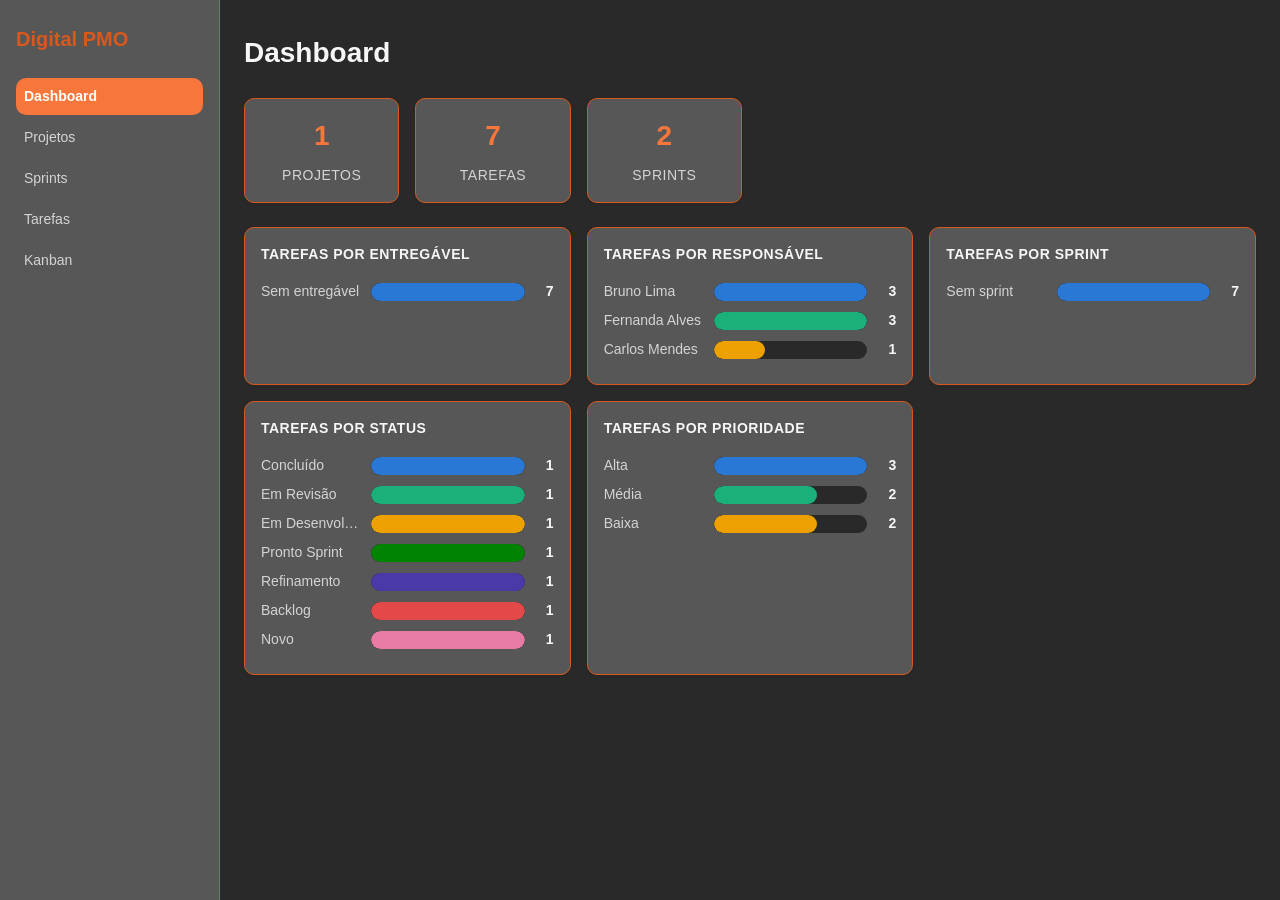
<file: index.html>
<!DOCTYPE html>
<html lang="pt-BR">
<head>
    <meta charset="UTF-8">
    <meta name="viewport" content="width=device-width, initial-scale=1.0">
    <meta name="description" content="Digital PMO - Sistema de Gestão de Portfólio">
    <title>Digital PMO - Dashboard</title>
    <link rel="stylesheet" href="public/assets/css/style.css">
</head>
<body>
    <div class="app">
        <aside class="sidebar">
            <h2>Digital PMO</h2>
            <ul id="menu"></ul>
        </aside>

        <main class="conteudo">
            <h1 id="titulo">Dashboard</h1>
            <div id="alerta"></div>
            <div id="conteudo"></div>
        </main>
    </div>

    <script src="public/assets/js/app.js"></script>
    <script>PMO.iniciar('dashboard');</script>
</body>
</html>
</file>
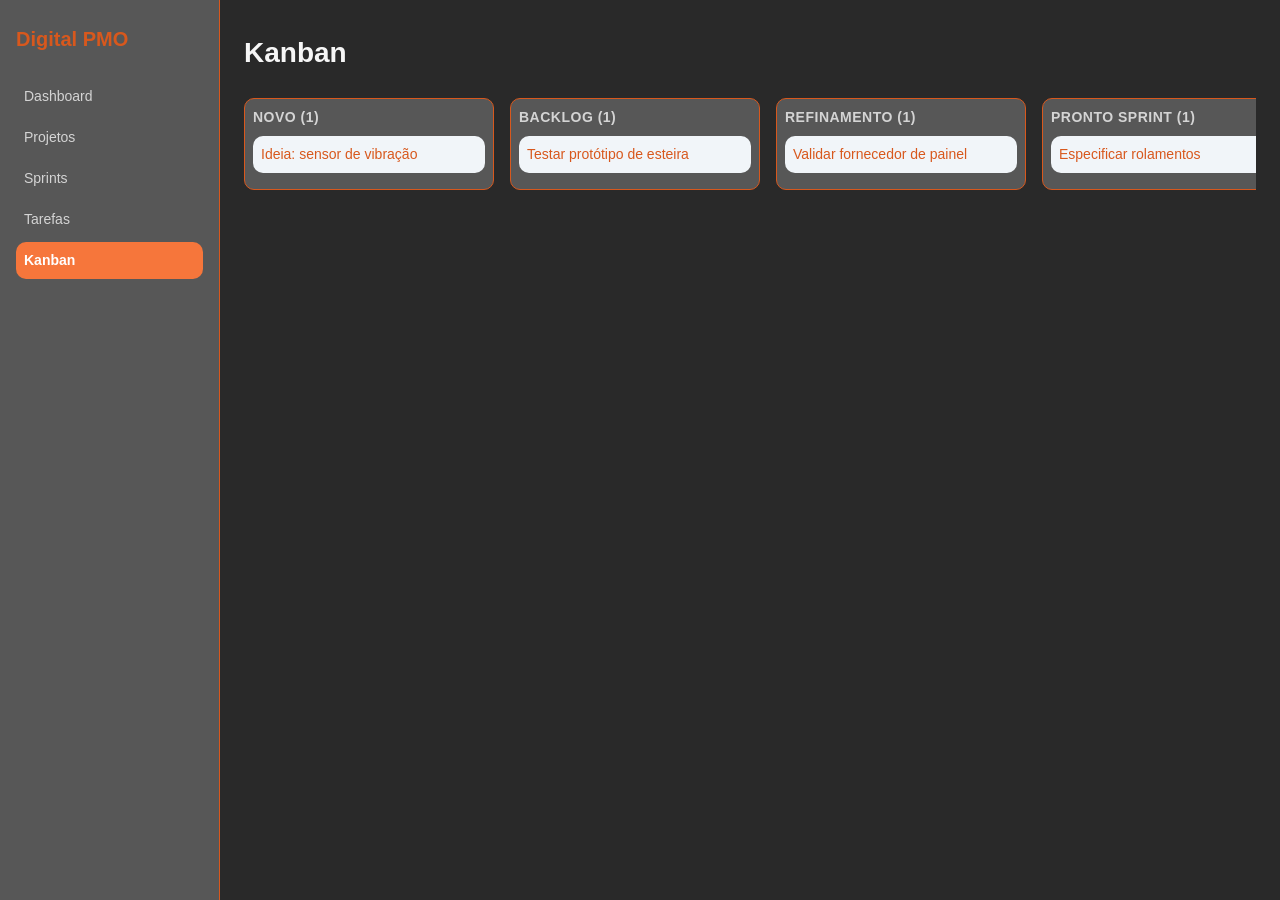
<file: kanban.html>
<!DOCTYPE html>
<html lang="pt-BR">
<head>
    <meta charset="UTF-8">
    <meta name="viewport" content="width=device-width, initial-scale=1.0">
    <meta name="description" content="Digital PMO - Kanban">
    <title>Digital PMO - Kanban</title>
    <link rel="stylesheet" href="public/assets/css/style.css">
</head>
<body>
    <div class="app">
        <aside class="sidebar">
            <h2>Digital PMO</h2>
            <ul id="menu"></ul>
        </aside>

        <main class="conteudo">
            <h1 id="titulo">Kanban</h1>
            <div id="alerta"></div>
            <div id="conteudo"></div>
        </main>
    </div>

    <script src="public/assets/js/app.js"></script>
    <script>PMO.iniciar('kanban');</script>
</body>
</html>
</file>
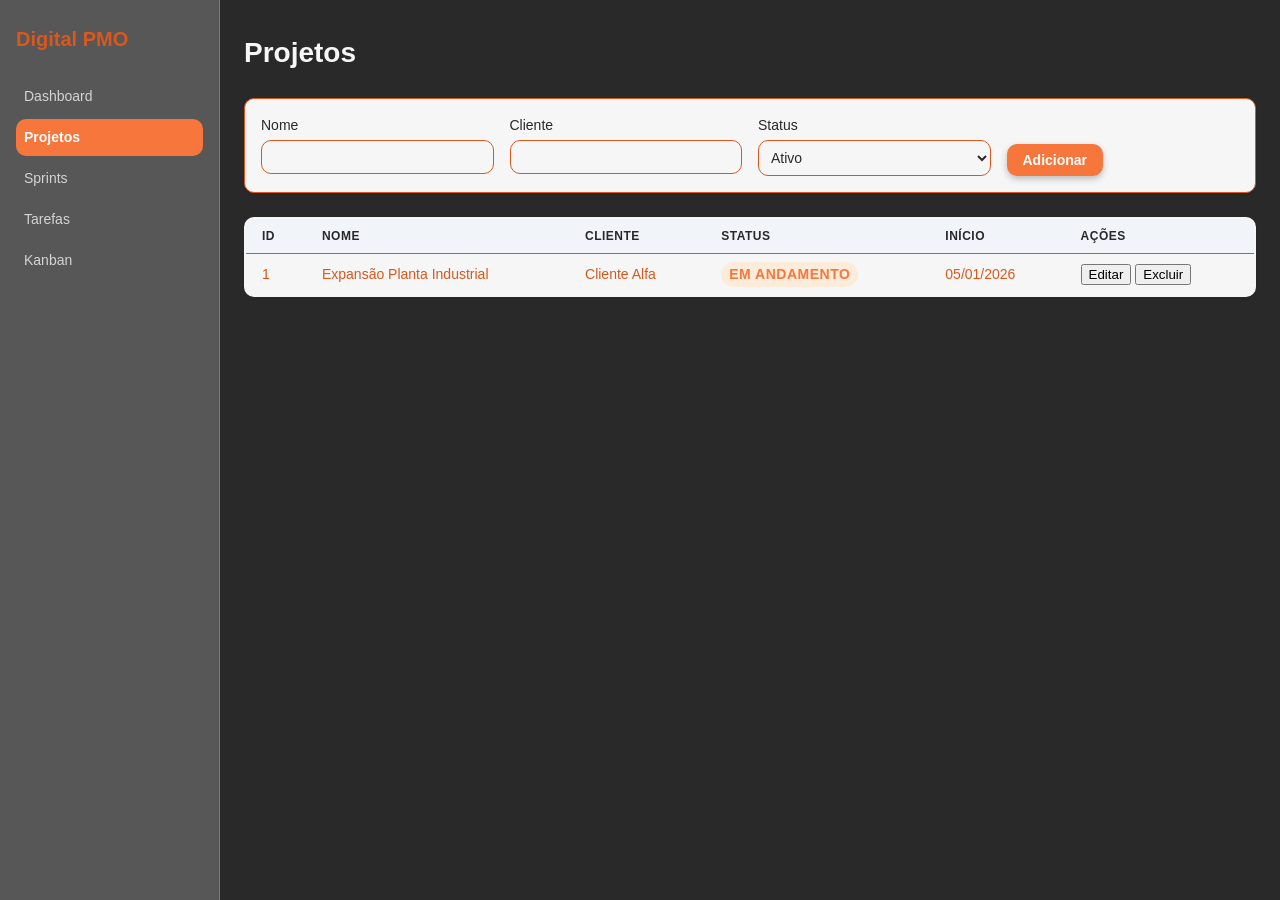
<file: projetos.html>
<!DOCTYPE html>
<html lang="pt-BR">
<head>
    <meta charset="UTF-8">
    <meta name="viewport" content="width=device-width, initial-scale=1.0">
    <meta name="description" content="Digital PMO - Projetos">
    <title>Digital PMO - Projetos</title>
    <link rel="stylesheet" href="public/assets/css/style.css">
</head>
<body>
    <div class="app">
        <aside class="sidebar">
            <h2>Digital PMO</h2>
            <ul id="menu"></ul>
        </aside>

        <main class="conteudo">
            <h1 id="titulo">Projetos</h1>
            <div id="alerta"></div>
            <div id="conteudo"></div>
        </main>
    </div>

    <script src="public/assets/js/app.js"></script>
    <script>PMO.iniciar('projetos');</script>
</body>
</html>
</file>
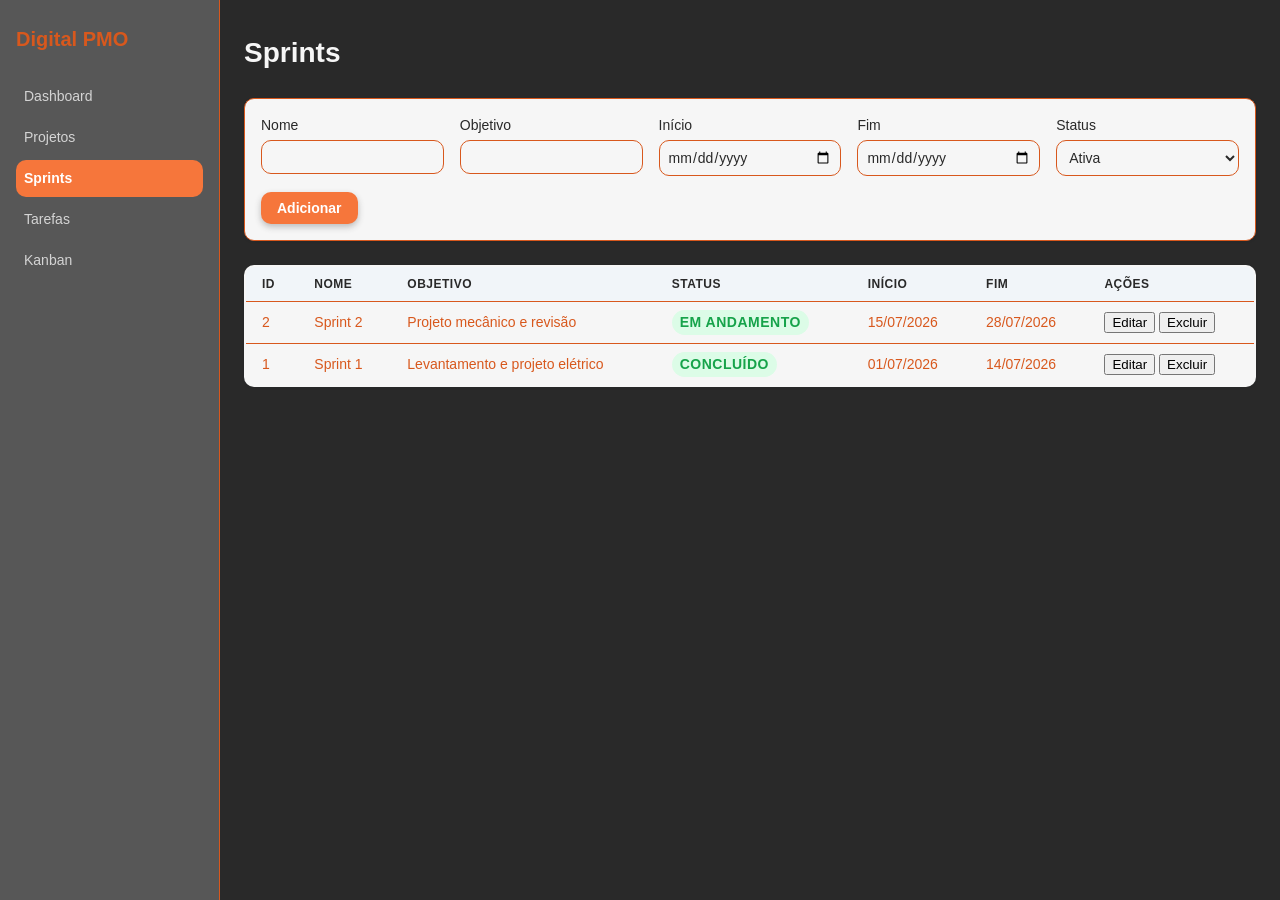
<file: sprints.html>
<!DOCTYPE html>
<html lang="pt-BR">
<head>
    <meta charset="UTF-8">
    <meta name="viewport" content="width=device-width, initial-scale=1.0">
    <meta name="description" content="Digital PMO - Sprints">
    <title>Digital PMO - Sprints</title>
    <link rel="stylesheet" href="public/assets/css/style.css">
</head>
<body>
    <div class="app">
        <aside class="sidebar">
            <h2>Digital PMO</h2>
            <ul id="menu"></ul>
        </aside>

        <main class="conteudo">
            <h1 id="titulo">Sprints</h1>
            <div id="alerta"></div>
            <div id="conteudo"></div>
        </main>
    </div>

    <script src="public/assets/js/app.js"></script>
    <script>PMO.iniciar('sprints');</script>
</body>
</html>
</file>
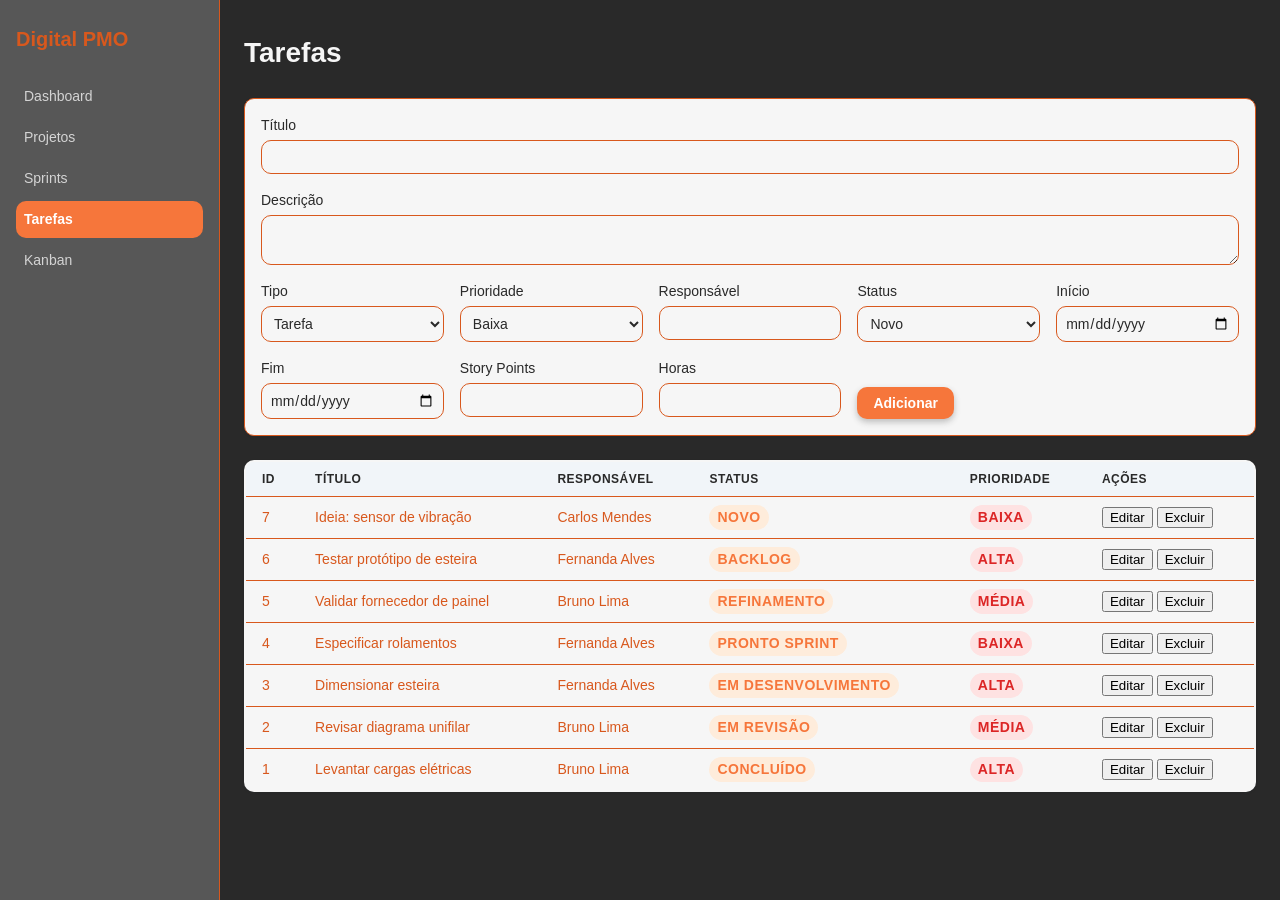
<file: tarefas.html>
<!DOCTYPE html>
<html lang="pt-BR">
<head>
    <meta charset="UTF-8">
    <meta name="viewport" content="width=device-width, initial-scale=1.0">
    <meta name="description" content="Digital PMO - Tarefas">
    <title>Digital PMO - Tarefas</title>
    <link rel="stylesheet" href="public/assets/css/style.css">
</head>
<body>
    <div class="app">
        <aside class="sidebar">
            <h2>Digital PMO</h2>
            <ul id="menu"></ul>
        </aside>

        <main class="conteudo">
            <h1 id="titulo">Tarefas</h1>
            <div id="alerta"></div>
            <div id="conteudo"></div>
        </main>
    </div>

    <script src="public/assets/js/app.js"></script>
    <script>PMO.iniciar('tarefas');</script>
</body>
</html>
</file>
<file: public/assets/css/style.css>
/**
 * Digital PMO - Sistema de Estilos Unificado
 *
 * Design System baseado em tokens CSS
 * - Cores: paleta primária, status, backgrounds
 * - Tipografia: escala responsiva
 * - Espaçamento: grid 8pt
 * - Componentes: sidebar, forms, cards, kanban
 *
 * @version 1.0
 */

/* ===== DESIGN TOKENS ===== */

:root {
/* ===== Cores - Paleta primária ===== */
--color-primary: #f6763b;          /* Destaques e ações */
--color-primary-dark: #d8581d;     /* Hover/ativo */
--color-primary-bg: #575757;       /* Fundo de destaque */
--color-secondary-bg: #f6f6f6;     /* Fundo claro */

/* ===== Backgrounds ===== */
--color-bg-primary: #292929;       /* Fundo principal */
--color-bg-secondary: #575757;     /* Cards/Menu */
--color-bg-tertiary: #f6f6f6;      /* Fundo terciário */
--color-border: #d8581d;           /* Bordas */

/* ===== Texto ===== */
--color-text-dark: #292929;        /* Sobre fundos claros */
--color-text-secondary: #d8581d;   /* Texto de destaque */
--color-text-light: #f6f6f6;       /* Sobre fundos escuros */
--color-text-muted: #d4d4d4;       /* Texto secundário */

  /* ===== Cores - Status ===== */
  --color-green: #16a34a;
  --color-green-bg: #dcfce7;
  --color-blue: #f6763b;
  --color-blue-bg: #feecdb;
  --color-red: #dc2626;
  --color-red-bg: #fee2e2;
  --color-gray: #64748b;
  --color-gray-bg: #f1f5f9;

  /* ===== Tipografia - Famílias ===== */
  --font-sans: -apple-system, "Segoe UI Semibold", Roboto, Helvetica, Arial, sans-serif;

  /* ===== Tipografia - Escala ===== */
  --text-sm: 0.875rem;      /* 14px */
  --text-base: 1rem;        /* 16px */
  --text-lg: 1.25rem;       /* 20px */
  --text-xl: 1.75rem;       /* 28px */

  /* ===== Espaçamento - Grid 8pt ===== */
  --space-1: 4px;
  --space-2: 8px;
  --space-3: 16px;
  --space-4: 24px;
  --space-5: 32px;

  /* ===== Componentes ===== */
  --radius: 10px;
  --shadow: 0 1px 3px rgba(15, 23, 42, 0.08);
  --sidebar-width: 220px;

  /* ===== Responsividade ===== */
  --breakpoint-sm: 640px;
  --breakpoint-md: 768px;
  --breakpoint-lg: 1024px;
}

/* ===== RESET & NORMALIZACAO ===== */

* {
  box-sizing: border-box;
}

html {
  scroll-behavior: smooth;
}

body {
  margin: 0;
  padding: 0;
  font-family: var(--font-sans);
  font-size: var(--text-base);
  color: var(--color-text-secondary);
  background: var(--color-bg-primary);
  line-height: 1.5;
}

/* ===== LAYOUT PRINCIPAL ===== */

.app {
  display: flex;
  min-height: 100vh;
}

/* ===== SIDEBAR ===== */

.sidebar {
  width: var(--sidebar-width);
  flex-shrink: 0;
  background: var(--color-bg-secondary);
  border-right: 1px solid var(--color-border);
  padding: var(--space-4) var(--space-3);
  overflow-y: auto;
}

.sidebar h2 {
  font-size: var(--text-lg);
  margin: 0 0 var(--space-4);
  color: var(--color-primary-dark);
  font-weight: 700;
}

.sidebar ul {
  list-style: none;
  margin: 0;
  padding: 0;
  display: flex;
  flex-direction: column;
  gap: var(--space-1);
}

.sidebar a {
  display: block;
  padding: var(--space-2);
  border-radius: var(--radius);
  color: var(--color-text-muted);
  text-decoration: none;
  font-size: var(--text-sm);
  cursor: pointer;
  transition: all 0.2s ease;
  user-select: none;
}

.sidebar a:hover {
  background: var(--color-primary-bg);
  color: var(--color-primary-dark);
}

.sidebar a.ativo {
  background: var(--color-primary);
  color: #fff;
  font-weight: 600;
}

/* ===== CONTEUDO PRINCIPAL ===== */

.conteudo {
  flex: 1;
  padding: var(--space-5) var(--space-4);
  overflow-y: auto;
  max-width: 1400px;
  margin: 0 auto;
  width: 100%;
}

.conteudo h1 {
  font-size: var(--text-xl);
  margin: 0 0 var(--space-4);
  font-weight: 700;
  color: var(--color-text-light);
}

/* ===== ALERTAS ===== */

.erro {
  background: var(--color-red-bg);
  color: var(--color-red);
  border-radius: var(--radius);
  padding: var(--space-2) var(--space-3);
  margin-bottom: var(--space-4);
  font-size: var(--text-sm);
  border-left: 4px solid var(--color-red);
}

.sucesso {
  background: var(--color-green-bg);
  color: var(--color-green);
  border-radius: var(--radius);
  padding: var(--space-2) var(--space-3);
  margin-bottom: var(--space-4);
  font-size: var(--text-sm);
  border-left: 4px solid var(--color-green);
}

/* ===== TABELAS ===== */

table {
  width: 100%;
  border-collapse: collapse;
  background: var(--color-bg-tertiary);
  border: 2px solid var(--color-border);
  border-radius: var(--radius);
  overflow: hidden;
  box-shadow: var(--shadow);
  margin-bottom: var(--space-4);
}

th,
td {
  text-align: left;
  padding: var(--space-2) var(--space-3);
  font-size: var(--text-sm);
  border-bottom: 1px solid var(--color-border);
}

th {
  background: var(--color-gray-bg);
  color: var(--color-text-dark);
  font-weight: 600;
  text-transform: uppercase;
  font-size: 0.75rem;
  letter-spacing: 0.5px;
}

tr:last-child td {
  border-bottom: none;
}

tbody tr:hover {
  background: var(--color-secondary-bg);
}

/* ===== CARDS & DASHBOARD ===== */

.cards {
  display: grid;
  grid-template-columns: repeat(auto-fill, minmax(150px, 1fr));
  gap: var(--space-3);
  list-style: none;
  margin: 0 0 var(--space-4) 0;
  padding: 0;
}

.card {
  background: var(--color-bg-secondary);
  border: 1px solid var(--color-border);
  border-radius: var(--radius);
  box-shadow: var(--shadow);
  padding: var(--space-3);
  text-align: center;
  transition: all 0.9s ease;
  animation: effect1 0.8s ease-in-out;
}

.card:hover {
  box-shadow: 0 4px 12px rgba(15, 23, 42, 0.15);
  transform: translateY(-2px);
}

.card-valor {
  font-size: 1.75rem;
  font-weight: 700;
  color: var(--color-primary);
  margin: 0;
}

.card-label {
  font-size: var(--text-sm);
  color: var(--color-text-muted);
  margin-top: var(--space-2);
  text-transform: uppercase;
  letter-spacing: 0.5px;
}

/* ===== DASHBOARD - GRAFICOS ===== */

@keyframes effect1 {
  0% { transform: translateY(10px); opacity: 0; }
  100% { transform: translateY(0); opacity: 1; }
}

.dashboard-grid {
  display: grid;
  grid-template-columns: repeat(auto-fit, minmax(320px, 1fr));
  gap: var(--space-3);
  margin-bottom: var(--space-4);
  transition: all 0.9s ease;
}

.chart-panel {
  background: var(--color-bg-secondary);
  border: 1px solid var(--color-border);
  border-radius: var(--radius);
  box-shadow: var(--shadow);
  padding: var(--space-3);
  animation: effect1 0.8s ease-in-out;

}

.chart-panel h3 {
  margin: 0 0 var(--space-3);
  font-size: var(--text-sm);
  color: var(--color-text-light);
  font-weight: 600;
  text-transform: uppercase;
  letter-spacing: 0.5px;
  animation: alternate 0.5s ease-in-out;
}

.chart-vazio {
  color: var(--color-text-muted);
  font-size: var(--text-sm);
  margin: 0;
}

.bar-row {
  display: grid;
  grid-template-columns: minmax(90px, 35%) 1fr auto;
  align-items: center;
  gap: var(--space-2);
  margin-bottom: var(--space-2);
}

.bar-label {
  font-size: var(--text-sm);
  color: var(--color-text-muted);
  white-space: nowrap;
  overflow: hidden;
  text-overflow: ellipsis;
}

.bar-track {
  background: var(--color-bg-primary);
  border-radius: var(--radius);
  overflow: hidden;
  height: 18px;
}

.bar-fill {
  height: 100%;
  border-radius: var(--radius);
  transition: width 0.5s ease;
}

.bar-valor {
  font-size: var(--text-sm);
  font-weight: 600;
  color: var(--color-text-light);
  min-width: 1.5em;
  text-align: right;
}

@media (max-width: 480px) {
  .bar-row {
    grid-template-columns: minmax(70px, 40%) 1fr auto;
  }
}

/* ===== FORMULARIOS ===== */

.form-cadastro {
  display: grid;
  grid-template-columns: repeat(auto-fit, minmax(160px, 1fr));
  gap: var(--space-3);
  background: var(--color-bg-tertiary);
  
  border: 1px solid var(--color-border);
  border-radius: var(--radius);
  box-shadow: var(--shadow);
  padding: var(--space-3);
  margin-bottom: var(--space-4);
}

.form-cadastro label {
  display: flex;
  flex-direction: column;
  gap: var(--space-1);
  font-size: var(--text-sm);
  color: var(--color-text-dark);
  font-weight: 500;
}

.form-cadastro input,
.form-cadastro select,
.form-cadastro textarea {
  font-family: inherit;
  font-size: var(--text-sm);
  padding: var(--space-2);
  border: 1px solid var(--color-border);
  border-radius: var(--radius);
  color: var(--color-text-dark);
  background: var(--color-bg-tertiary);
  transition: border-color 0.2s ease;
}

.form-cadastro input:focus,
.form-cadastro select:focus,
.form-cadastro textarea:focus {
  outline: none;
  border-color: var(--color-primary);
  box-shadow: 0 0 0 3px var(--color-primary-bg);
}

.form-cadastro .campo-full {
  grid-column: 1 / -1;
}

.form-cadastro button {
  justify-self: start;
  align-self: end;
  background: var(--color-primary);
  color: #fff;
  border: none;
  border-radius: var(--radius);
  padding: var(--space-2) var(--space-3);
  font-size: var(--text-sm);
  font-weight: 600;
  cursor: pointer;
  transition: all 0.5s  ease;
  box-shadow: 0 3px 6px rgba(56, 56, 56, 0.3);  
}

.form-cadastro button:hover {
  background: var(--color-primary-dark);
  box-shadow: var(--shadow);
}

.form-cadastro button:active {
  transform: scale(0.98);
}

/* ===== KANBAN ===== */

.kanban {
  display: flex;
  gap: var(--space-3);
  overflow-x: auto;
  padding-bottom: var(--space-2);
  margin-bottom: var(--space-4);
}

.kanban::-webkit-scrollbar {
  height: 8px;
}

.kanban::-webkit-scrollbar-track {
  background: var(--color-bg);
  border-radius: var(--radius);
}

.kanban::-webkit-scrollbar-thumb {
  background: var(--color-border);
  border-radius: var(--radius);
}

.kanban::-webkit-scrollbar-thumb:hover {
  background: var(--color-text-muted);
}

.kanban-coluna {
  min-width: 250px;
  background: var(--color-bg-secondary);
  border: 1px solid var(--color-border);
  border-radius: var(--radius);
  padding: var(--space-2);
  flex-shrink: 0;
}

.kanban-coluna h3 {
  font-size: var(--text-sm);
  color: var(--color-text-muted);
  margin: 0 0 var(--space-2);
  font-weight: 600;
  text-transform: uppercase;
  letter-spacing: 0.5px;
}

.kanban-coluna ul {
  list-style: none;
  margin: 0;
  padding: 0;
  display: flex;
  flex-direction: column;
  gap: var(--space-1);
}

.kanban-coluna li {
  background: var(--color-gray-bg);
  border-radius: var(--radius);
  padding: var(--space-2);
  font-size: var(--text-sm);
  cursor: grab;
  transition: all 0.2s ease;
}

.kanban-coluna li:hover {
  background: var(--color-border);
  box-shadow: var(--shadow);
}

.kanban-item {
  background: var(--color-gray-bg);
  border-radius: var(--radius);
  padding: var(--space-2);
  margin-bottom: var(--space-2);
  font-size: var(--text-sm);
  cursor: grab;
  transition: all 0.2s ease;
}

.kanban-item:hover {
  background: var(--color-border);
  box-shadow: var(--shadow);
}

/* ===== BADGES ===== */

.badge {
  display: inline-block;
  padding: 2px var(--space-2);
  border-radius: 999px;
  font-size: var(--text-sm);
  font-weight: 600;
  text-transform: uppercase;
  letter-spacing: 0.5px;
}

.badge-green {
  background: var(--color-green-bg);
  color: var(--color-green);
}

.badge-blue {
  background: var(--color-blue-bg);
  color: var(--color-blue);
}

.badge-red {
  background: var(--color-red-bg);
  color: var(--color-red);
}

.badge-gray {
  background: var(--color-gray-bg);
  color: var(--color-gray);
}

/* ===== UTILITARIOS ===== */

.oculto {
  display: none !important;
}

.visivel {
  display: block !important;
}

.text-center {
  text-align: center;
}

.text-right {
  text-align: right;
}

/* ===== RESPONSIVIDADE ===== */

/* Tablets e telas médias */
@media (max-width: 768px) {
  .app {
    flex-direction: column;
  }

  .sidebar {
    width: 100%;
    border-right: none;
    border-bottom: 1px solid var(--color-border);
    padding: var(--space-3);
  }

  .sidebar ul {
    flex-direction: row;
    flex-wrap: wrap;
  }

  .sidebar a {
    flex: 1;
    min-width: 100px;
    text-align: center;
  }

  .conteudo {
    padding: var(--space-3);
  }

  .conteudo h1 {
    font-size: var(--text-lg);
  }

  .cards {
    grid-template-columns: repeat(auto-fill, minmax(120px, 1fr));
    
  }

  .form-cadastro {
    grid-template-columns: 1fr;
  }

  .kanban {
    padding-bottom: var(--space-3);
  }

  table {
    font-size: 0.75rem;
  }

  th,
  td {
    padding: var(--space-1) var(--space-2);
  }
}

/* Celulares */
@media (max-width: 480px) {
  .sidebar {
    padding: var(--space-2);
  }

  .conteudo {
    padding: var(--space-2);
  }

  .conteudo h1 {
    font-size: var(--text-base);
    margin-bottom: var(--space-2);
  }

  .cards {
    grid-template-columns: repeat(2, 1fr);
    gap: var(--space-2);
  }

  .kanban-coluna {
    min-width: 180px;
  }

  .form-cadastro {
    padding: var(--space-2);
    gap: var(--space-2);
  }

  .sidebar a {
    padding: var(--space-1);
    font-size: 0.75rem;
  }

  table {
    font-size: 0.7rem;
  }

  th,
  td {
    padding: var(--space-1);
  }
}

/* ===== ACESSIBILIDADE ===== */

@media (prefers-reduced-motion: reduce) {
  * {
    animation-duration: 0.01ms !important;
    animation-iteration-count: 1 !important;
    transition-duration: 0.01ms !important;
    scroll-behavior: auto !important;
  }
}

/* Modo escuro (suporte futuro) */
@media (prefers-color-scheme: dark) {
  /* Implementar tema escuro conforme necessário */
}
</file>
